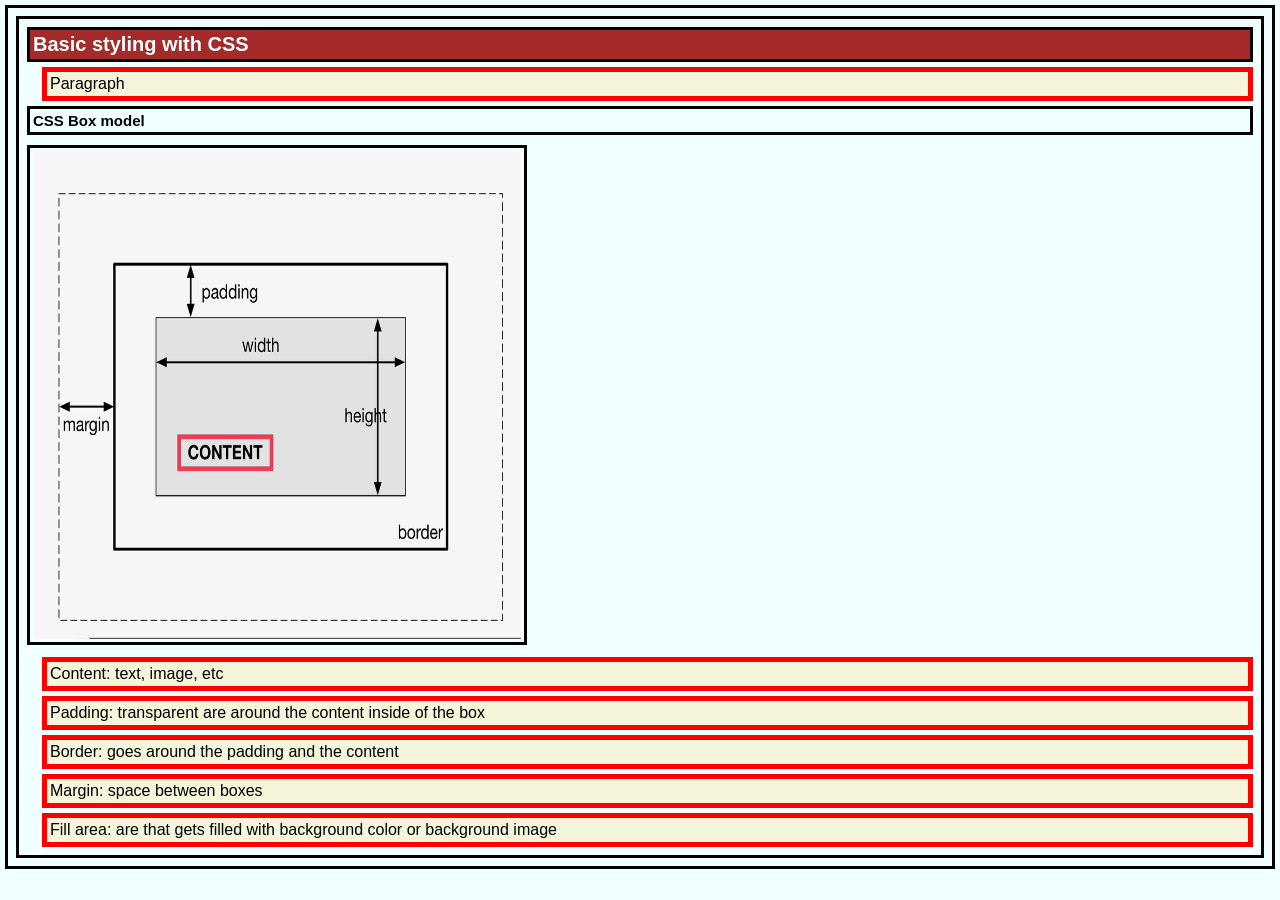
<file: section-06/index.html>
<!DOCTYPE html>
<html>
<head>
    <meta charset="utf-8">
    <!--    Cho trình duyệt biết rằng ta đang cấu hình viewport — tức là vùng hiển thị của trang trên màn hình.-->
    <meta name="viewport" content="width = device-width, initial-scale = 1">
    <title>Javascript From Zero to Hero</title>
    <link href="styles.css" rel="stylesheet">
</head>

<body>

<h1>Basic styling with CSS</h1>
<p>Paragraph</p>
<h2>CSS Box model</h2>
<img src="./img.png" style="width:500px;height:500px;" alt="img">

<p>Content: text, image, etc</p>
<p>Padding: transparent are around the content inside of the box</p>
<p>Border: goes around the padding and the content </p>
<p>Margin: space between boxes </p>
<p>Fill area: are that gets filled with background color or background image</p>


</body>
</html>
</file>
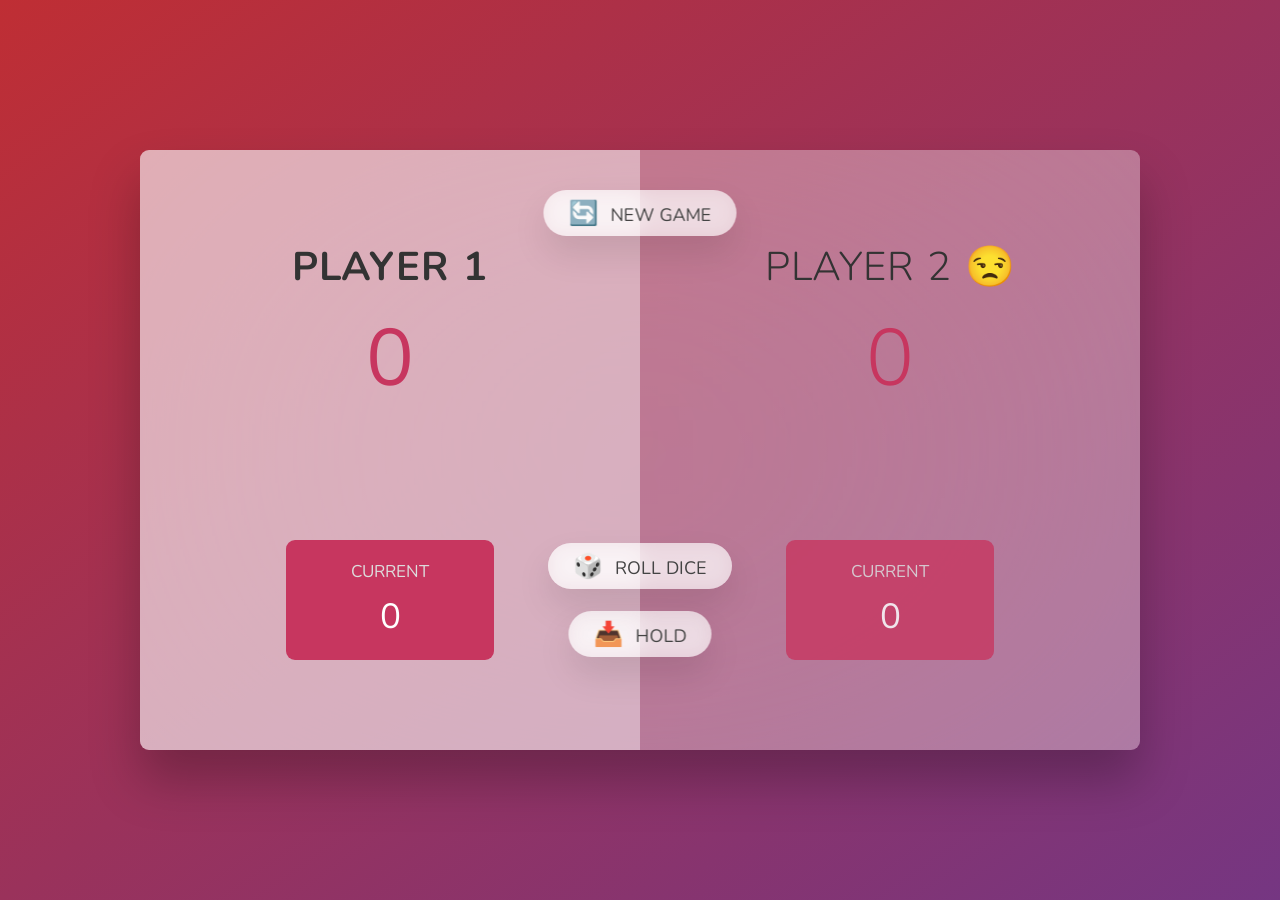
<file: section-07/index.html>
<!DOCTYPE html>
<html lang="en">
<head>
    <meta charset="UTF-8"/>
    <meta name="viewport" content="width=device-width, initial-scale=1.0"/>
    <meta http-equiv="X-UA-Compatible" content="ie=edge"/>
    <link rel="stylesheet" href="style.css"/>
    <title>Pig Game</title>
    <!-- <p>DOM: Document Object Model: Structure representation of the HTML Documents. </p>
    <p>Dom allowe Javascript access and manipulation of the HTML elements.</p> -->
</head>
<body>
<main>
    <section class="player player--0 player--active">
        <h2 class="name" id="name--0">Player 1</h2>
        <p class="score" id="score--0">43</p>
        <div class="current">
            <p class="current-label">Current</p>
            <p class="current-score" id="current--0">0</p>
        </div>
    </section>
    <section class="player player--1">
        <h2 class="name" id="name--1">Player 2 😒</h2>
        <p class="score" id="score--1">24</p>
        <div class="current">
            <p class="current-label">Current</p>
            <p class="current-score" id="current--1">0</p>
        </div>
    </section>

    <img src="dice-5.png" alt="Playing dice" class="dice"/>
    <button class="btn btn--new">🔄 New game</button>
    <button class="btn btn--roll">🎲 Roll dice</button>
    <button class="btn btn--hold">📥 Hold</button>
</main>
<script src="script.js"></script>
</body>
</html>
</file>
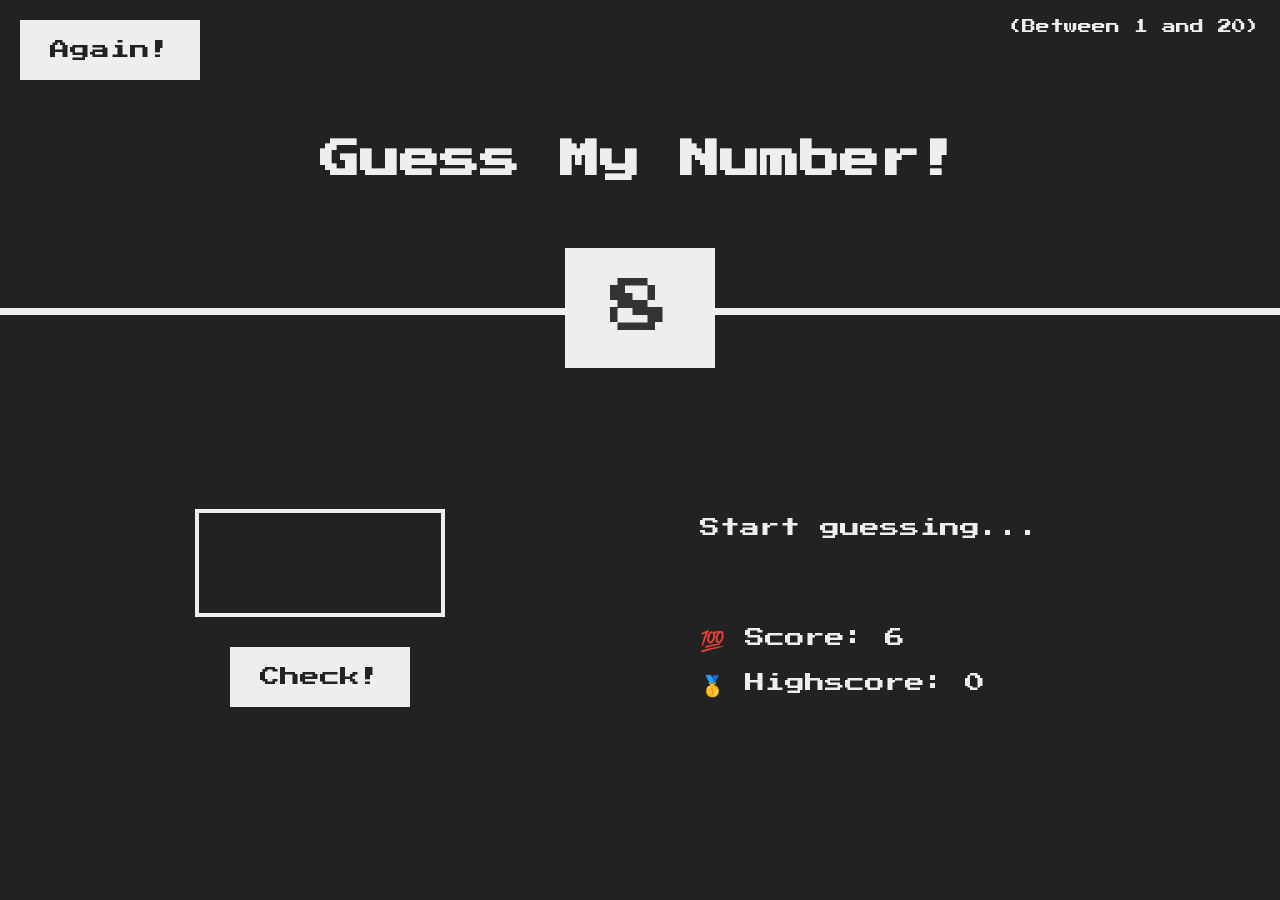
<file: section-07/GuessMyNumber/index.html>
<!DOCTYPE html>
<html lang="en">

<head>
    <meta charset="UTF-8" />
    <meta name="viewport" content="width=device-width, initial-scale=1.0" />
    <meta http-equiv="X-UA-Compatible" content="ie=edge" />
    <link rel="stylesheet" href="./style.css" />
    <title>Guess My Number!</title>
</head>

<body>
    <header>
        <h1>Guess My Number!</h1>
        <p class="between">(Between 1 and 20)</p>
        <button class="btn again">Again!</button>
        <div class="number">?</div>
    </header>
    <main>
        <section class="left">
            <input type="number" class="guess" />
            <button class="btn check">Check!</button>
        </section>
        <section class="right">
            <p class="message">Start guessing...</p>
            <p class="label-score">💯 Score: <span class="score">6</span></p>
            <p class="label-highscore">
                🥇 Highscore: <span class="highscore">0</span>
            </p>
        </section>
    </main>
    <script src="script.js"></script>
</body>

</html>
</file>
<file: section-06/styles.css>
* {
    margin: 5px;
    padding: 3px;
    box-sizing: border-box;
    border: black solid;
}

body {
    font-family: Arial, Helvetica, sans-serif;
    background: azure;
    font-size: 10px;
}

p {
    background-color: beige;
    font-size: medium;
    margin-left: 20px;
    border: 5px solid red; /* Border , padding*/
}

h1 {
    color: azure;
    background-color: brown;
}

head {
    background-color: beige;
}
</file>
<file: section-07/style.css>
@import url('https://fonts.googleapis.com/css2?family=Nunito&display=swap');

* {
    margin: 0;
    padding: 0;
    box-sizing: inherit;
}

html {
    font-size: 62.5%;
    box-sizing: border-box;
}

body {
    font-family: 'Nunito', sans-serif;
    font-weight: 400;
    height: 100vh;
    color: #333;
    background-image: linear-gradient(to top left, #753682 0%, #bf2e34 100%);
    display: flex;
    align-items: center;
    justify-content: center;
}

/* LAYOUT */
main {
    position: relative;
    width: 100rem;
    height: 60rem;
    background-color: rgba(255, 255, 255, 0.35);
    backdrop-filter: blur(200px);
    filter: blur();
    box-shadow: 0 3rem 5rem rgba(0, 0, 0, 0.25);
    border-radius: 9px;
    overflow: hidden;
    display: flex;
}

.player {
    flex: 50%;
    padding: 9rem;
    display: flex;
    flex-direction: column;
    align-items: center;
    transition: all 0.75s;
}

/* ELEMENTS */
.name {
    position: relative;
    font-size: 4rem;
    text-transform: uppercase;
    letter-spacing: 1px;
    word-spacing: 2px;
    font-weight: 300;
    margin-bottom: 1rem;
}

.score {
    font-size: 8rem;
    font-weight: 300;
    color: #c7365f;
    margin-bottom: auto;
}

.player--active {
    background-color: rgba(255, 255, 255, 0.4);
}

.player--active .name {
    font-weight: 700;
}

.player--active .score {
    font-weight: 400;
}

.player--active .current {
    opacity: 1;
}

.current {
    background-color: #c7365f;
    opacity: 0.8;
    border-radius: 9px;
    color: #fff;
    width: 65%;
    padding: 2rem;
    text-align: center;
    transition: all 0.75s;
}

.current-label {
    text-transform: uppercase;
    margin-bottom: 1rem;
    font-size: 1.7rem;
    color: #ddd;
}

.current-score {
    font-size: 3.5rem;
}

/* ABSOLUTE POSITIONED ELEMENTS */
.btn {
    position: absolute;
    left: 50%;
    transform: translateX(-50%);
    color: #444;
    background: none;
    border: none;
    font-family: inherit;
    font-size: 1.8rem;
    text-transform: uppercase;
    cursor: pointer;
    font-weight: 400;
    transition: all 0.2s;

    background-color: white;
    background-color: rgba(255, 255, 255, 0.6);
    backdrop-filter: blur(10px);

    padding: 0.7rem 2.5rem;
    border-radius: 50rem;
    box-shadow: 0 1.75rem 3.5rem rgba(0, 0, 0, 0.1);
}

.btn::first-letter {
    font-size: 2.4rem;
    display: inline-block;
    margin-right: 0.7rem;
}

.btn--new {
    top: 4rem;
}

.btn--roll {
    top: 39.3rem;
}

.btn--hold {
    top: 46.1rem;
}

.btn:active {
    transform: translate(-50%, 3px);
    box-shadow: 0 1rem 2rem rgba(0, 0, 0, 0.15);
}

.btn:focus {
    outline: none;
}

.dice {
    position: absolute;
    left: 50%;
    top: 16.5rem;
    transform: translateX(-50%);
    height: 10rem;
    box-shadow: 0 2rem 5rem rgba(0, 0, 0, 0.2);
}

.player--winner {
    background-color: #2f2f2f;
}

.player--winner .name {
    font-weight: 700;
    color: #c7365f;
}

.hidden {
    display: none;
}
</file>
<file: section-07/GuessMyNumber/style.css>
@import url('https://fonts.googleapis.com/css?family=Press+Start+2P&display=swap');

* {
  margin: 0;
  padding: 0;
  box-sizing: inherit;
}

html {
  font-size: 62.5%;
  box-sizing: border-box;
}

body {
  font-family: 'Press Start 2P', sans-serif;
  color: #eee;
  background-color: #222;
  /* background-color: #60b347; */
}

/* LAYOUT */
header {
  position: relative;
  height: 35vh;
  border-bottom: 7px solid #eee;
}

main {
  height: 65vh;
  color: #eee;
  display: flex;
  align-items: center;
  justify-content: space-around;
}

.left {
  width: 52rem;
  display: flex;
  flex-direction: column;
  align-items: center;
}

.right {
  width: 52rem;
  font-size: 2rem;
}

/* ELEMENTS STYLE */
h1 {
  font-size: 4rem;
  text-align: center;
  position: absolute;
  width: 100%;
  top: 52%;
  left: 50%;
  transform: translate(-50%, -50%);
}

.number {
  background: #eee;
  color: #333;
  font-size: 6rem;
  width: 15rem;
  padding: 3rem 0rem;
  text-align: center;
  position: absolute;
  bottom: 0;
  left: 50%;
  transform: translate(-50%, 50%);
}

.between {
  font-size: 1.4rem;
  position: absolute;
  top: 2rem;
  right: 2rem;
}

.again {
  position: absolute;
  top: 2rem;
  left: 2rem;
}

.guess {
  background: none;
  border: 4px solid #eee;
  font-family: inherit;
  color: inherit;
  font-size: 5rem;
  padding: 2.5rem;
  width: 25rem;
  text-align: center;
  display: block;
  margin-bottom: 3rem;
}

.btn {
  border: none;
  background-color: #eee;
  color: #222;
  font-size: 2rem;
  font-family: inherit;
  padding: 2rem 3rem;
  cursor: pointer;
}

.btn:hover {
  background-color: #ccc;
}

.message {
  margin-bottom: 8rem;
  height: 3rem;
}

.label-score {
  margin-bottom: 2rem;
}
</file>
